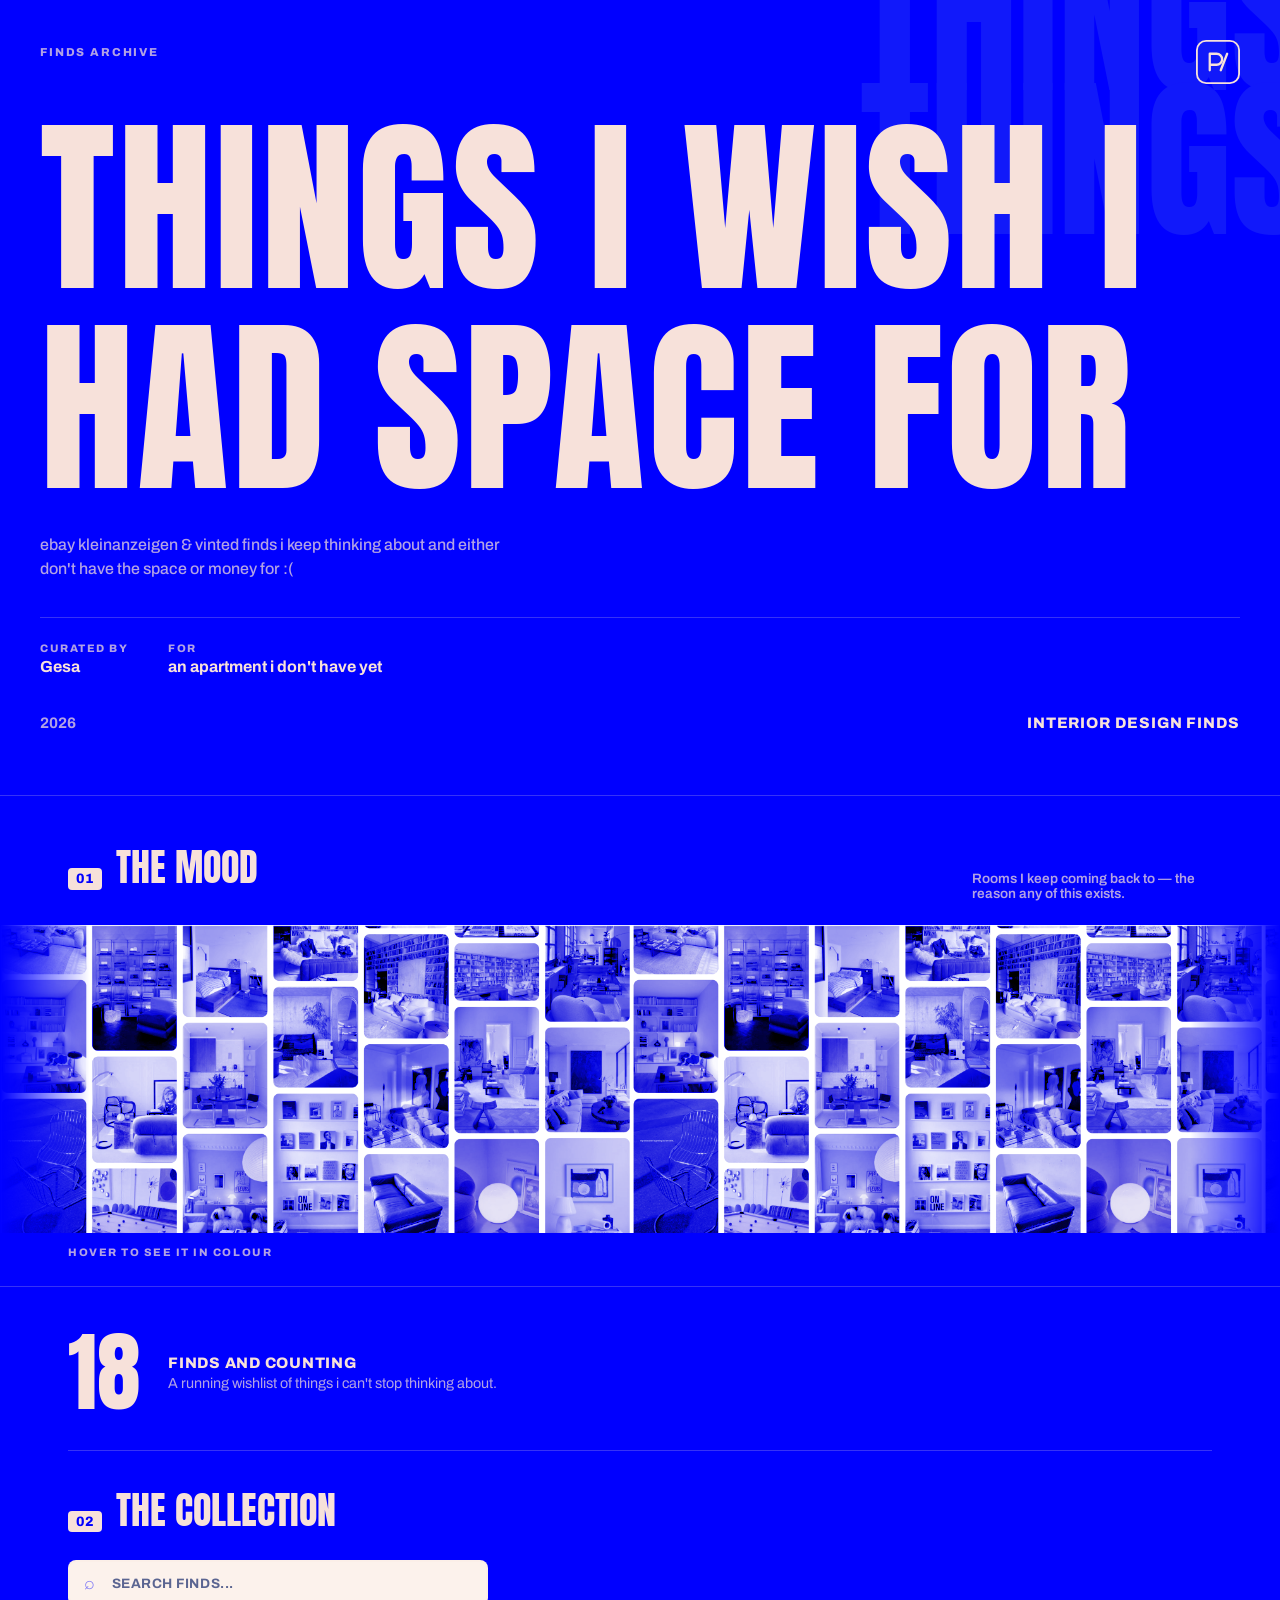
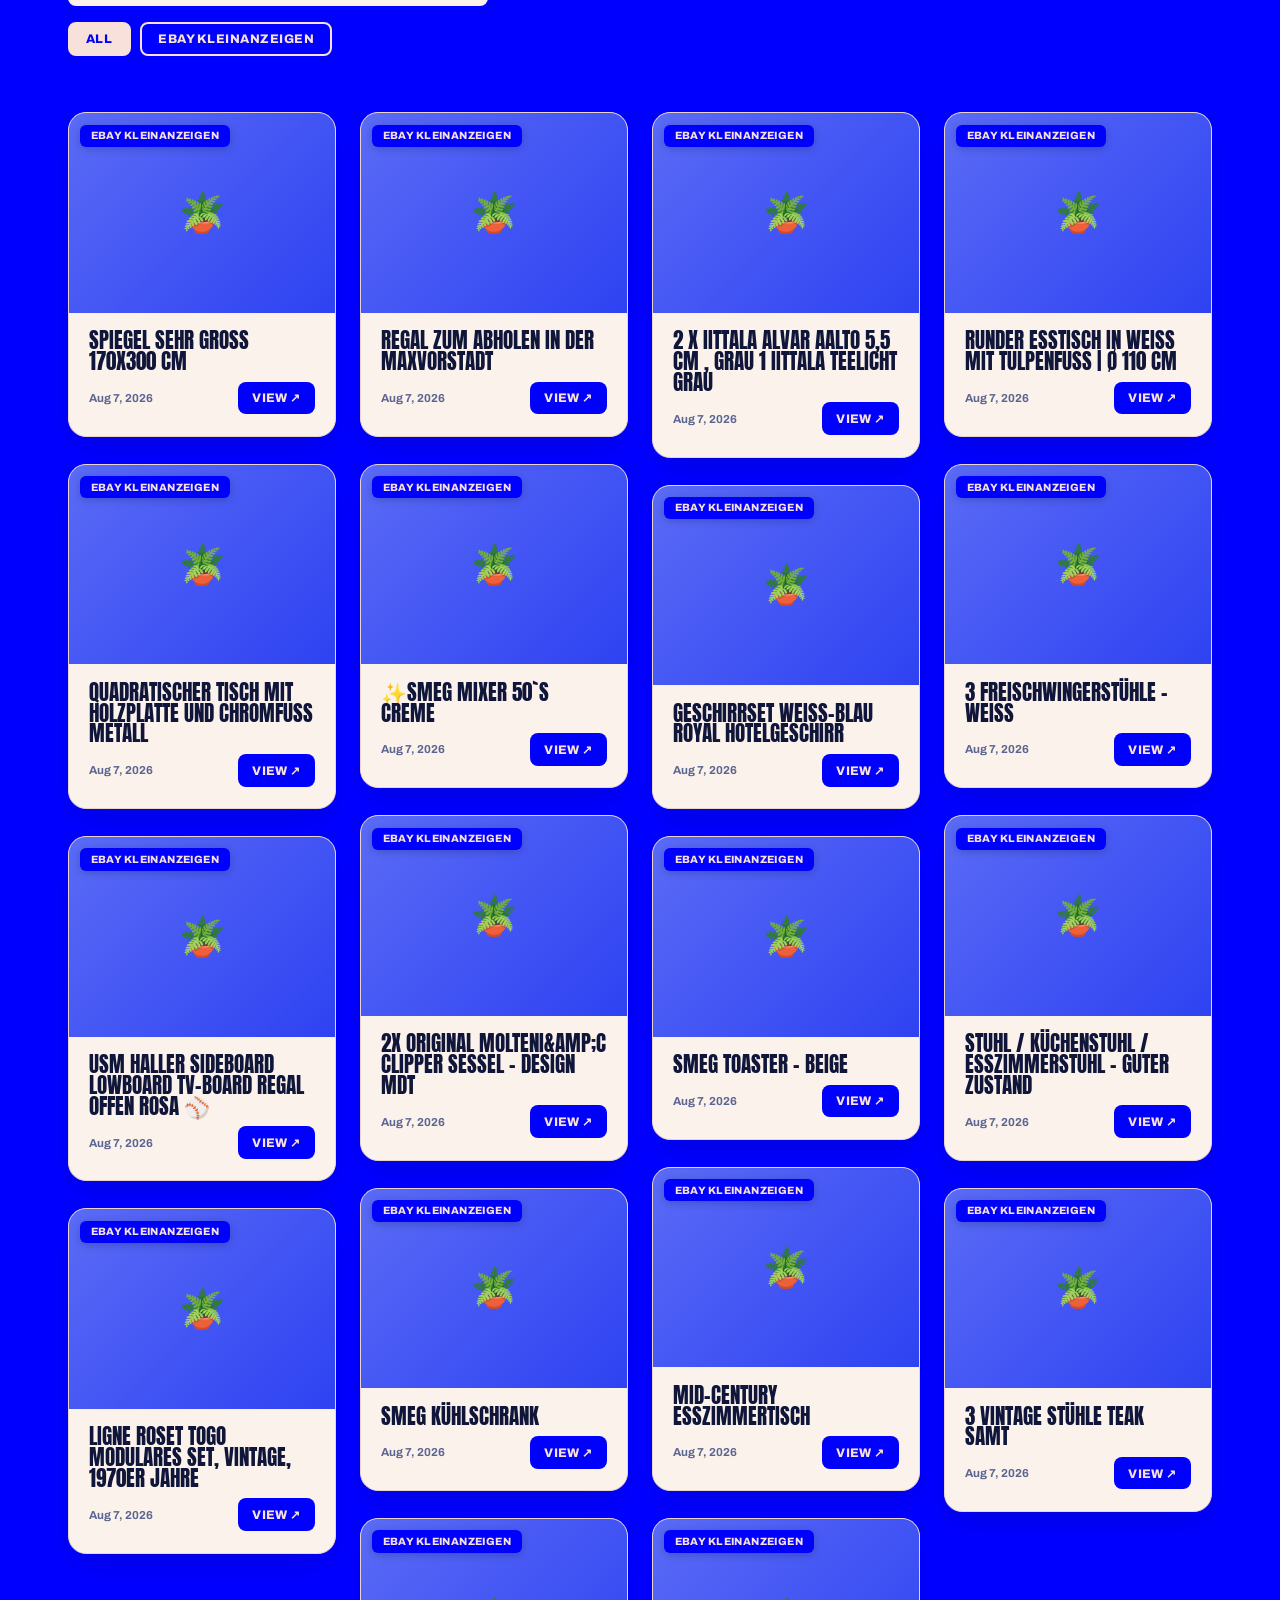
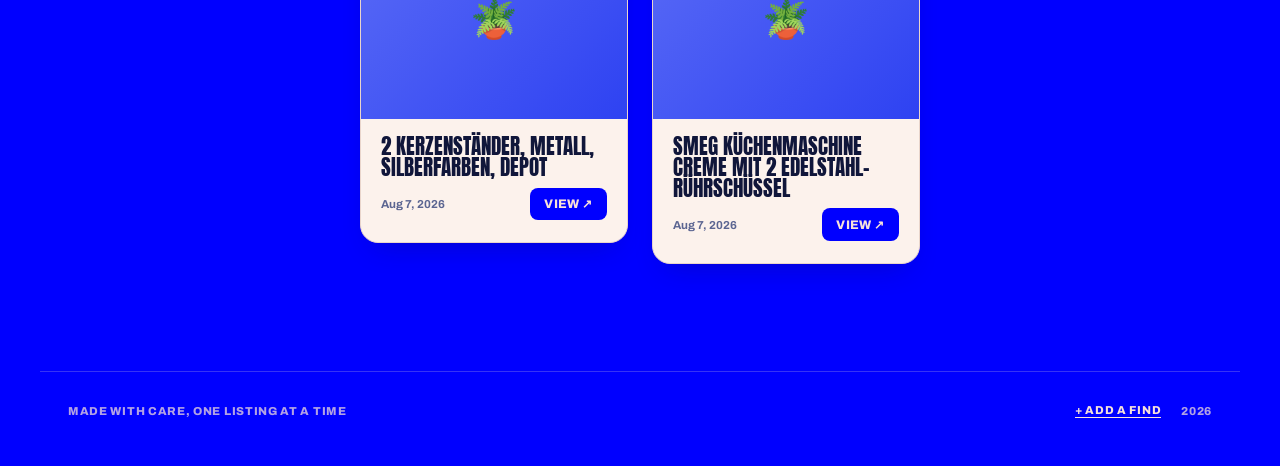
<file: index.html>
<!DOCTYPE html>
<html lang="en">
<head>
<meta charset="UTF-8" />
<meta name="viewport" content="width=device-width, initial-scale=1.0" />
<title>Finds Archive</title>
<link rel="icon" href="data:image/svg+xml,<svg xmlns=%22http://www.w3.org/2000/svg%22 viewBox=%220 0 100 100%22><text y=%22.9em%22 font-size=%2290%22>🪴</text></svg>" />
<link rel="preconnect" href="https://fonts.googleapis.com">
<link rel="preconnect" href="https://fonts.gstatic.com" crossorigin>
<link href="https://fonts.googleapis.com/css2?family=Anton&family=Archivo:ital,wght@0,400;0,600;0,700;0,800;1,500&display=swap" rel="stylesheet">
<link rel="stylesheet" href="style.css" />
</head>
<body>

  <header class="site-header">
    <div class="ghost-text" id="ghost-text" aria-hidden="true"></div>

    <div class="header-top">
      <p class="eyebrow" id="eyebrow">A LITTLE COLLECTION</p>
      <div class="logo-mark" aria-hidden="true">
        <svg viewBox="0 0 48 48" fill="none" xmlns="http://www.w3.org/2000/svg">
          <rect x="1" y="1" width="46" height="46" rx="10" stroke="currentColor" stroke-width="2"/>
          <path d="M15 33V15h7.5a6 6 0 0 1 0 12H15" stroke="currentColor" stroke-width="2.5" stroke-linecap="round" stroke-linejoin="round"/>
          <path d="M27 33 34 15" stroke="currentColor" stroke-width="2.5" stroke-linecap="round" stroke-linejoin="round"/>
        </svg>
      </div>
    </div>

    <div class="header-inner">
      <h1 id="site-title" class="site-title"><!-- filled by app.js --></h1>
      <p class="tagline" id="site-tagline">links to the things i keep finding on ebay kleinanzeigen &amp; vinted</p>

      <div class="meta-row">
        <div class="meta-col">
          <span class="meta-label">Curated by</span>
          <span class="meta-value" id="curated-by">Gesa</span>
        </div>
        <div class="meta-col">
          <span class="meta-label">For</span>
          <span class="meta-value" id="curated-for">an apartment i don't have yet</span>
        </div>
      </div>
    </div>

    <div class="header-bottom">
      <span class="header-year" id="year"></span>
      <span class="header-tag" id="header-category">INTERIOR DESIGN FINDS</span>
    </div>
  </header>

  <section class="moodboard">
    <div class="moodboard-head">
      <span class="section-index">01</span>
      <h2>The Mood</h2>
      <p>Rooms I keep coming back to — the reason any of this exists.</p>
    </div>

    <div class="moodboard-strip">
      <!-- The strip scrolls by translating exactly -50%, so the images are in
           two identical halves and the loop is seamless. Enough copies per half
           to span a wide screen; it's one cached file, downloaded once. -->
      <div class="moodboard-track">
        <img src="moodboard.jpg" alt="A collage of interior inspiration: full bookshelves, bouclé sofas, paper lantern lamps, mid-century chairs and warm lamplit corners." />
        <img src="moodboard.jpg" alt="" aria-hidden="true" />
        <img src="moodboard.jpg" alt="" aria-hidden="true" />
        <img src="moodboard.jpg" alt="" aria-hidden="true" />
        <img src="moodboard.jpg" alt="" aria-hidden="true" />
        <img src="moodboard.jpg" alt="" aria-hidden="true" />
        <img src="moodboard.jpg" alt="" aria-hidden="true" />
        <img src="moodboard.jpg" alt="" aria-hidden="true" />
      </div>
    </div>

    <p class="moodboard-hint">Hover to see it in colour</p>
  </section>

  <main>
    <section class="stat-band">
      <div class="stat-number" id="stat-number">0</div>
      <div class="stat-copy">
        <p class="stat-label">Finds and counting</p>
        <p class="stat-note">A running wishlist of things i can't stop thinking about.</p>
      </div>
    </section>

    <div class="section-label">
      <span class="section-index">02</span>
      <h2>The Collection</h2>
    </div>

    <div class="controls">
      <div class="search-wrap">
        <span class="search-icon">⌕</span>
        <input type="text" id="search" placeholder="SEARCH FINDS..." autocomplete="off" />
      </div>

      <div class="pills" id="source-pills">
        <!-- filled by app.js -->
      </div>

      <div class="chips" id="tag-chips">
        <!-- filled by app.js -->
      </div>
    </div>

    <section id="grid" class="grid">
      <!-- cards injected here -->
    </section>

    <div id="empty-state" class="empty-state" hidden>
      <p class="empty-emoji">🪴</p>
      <p>No finds match yet — try clearing your filters,</p>
      <p>or add your first find in <code>data.js</code>.</p>
    </div>
  </main>

  <footer class="site-footer">
    <span>MADE WITH CARE, ONE LISTING AT A TIME</span>
    <span class="footer-right">
      <a href="add.html">+ ADD A FIND</a>
      <span id="footer-year"></span>
    </span>
  </footer>

  <script src="data.js"></script>
  <script src="app.js"></script>
</body>
</html>
</file>
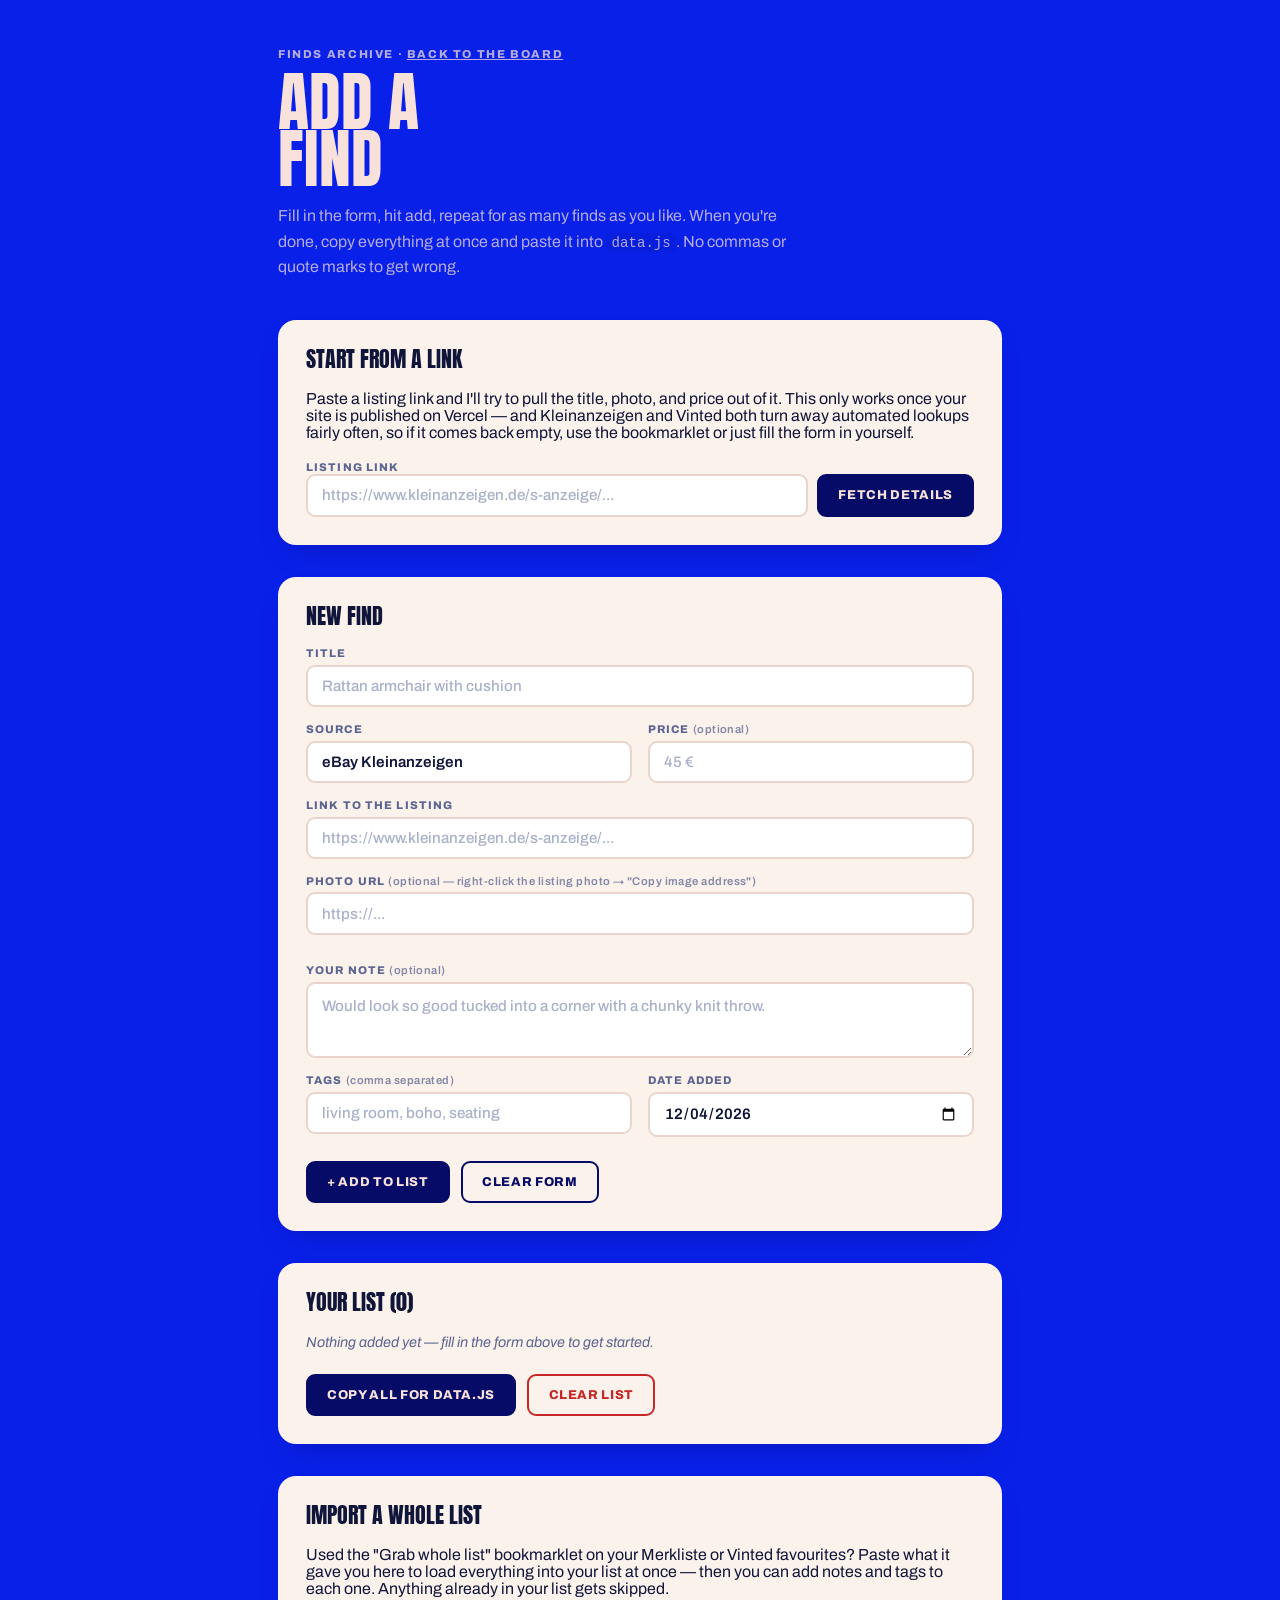
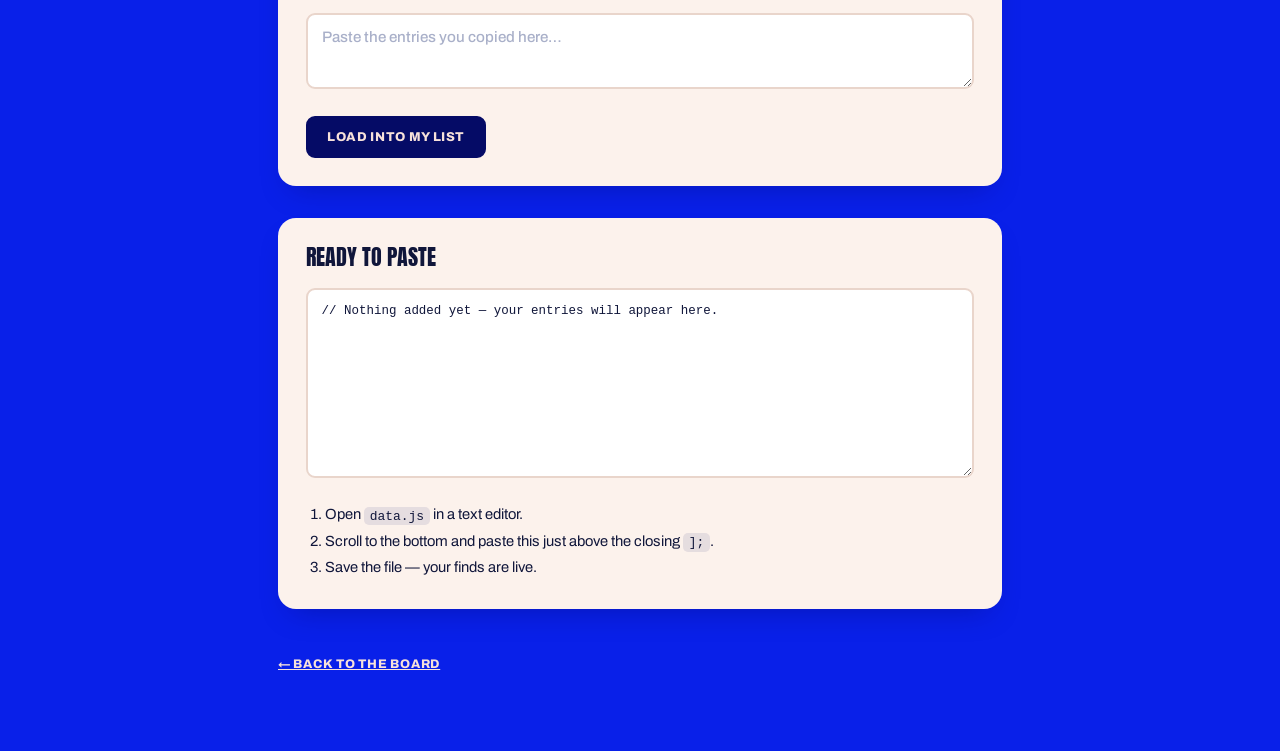
<file: add.html>
<!DOCTYPE html>
<html lang="en">
<head>
<meta charset="UTF-8" />
<meta name="viewport" content="width=device-width, initial-scale=1.0" />
<title>Add a Find — Finds Archive</title>
<link rel="icon" href="data:image/svg+xml,<svg xmlns=%22http://www.w3.org/2000/svg%22 viewBox=%220 0 100 100%22><text y=%22.9em%22 font-size=%2290%22>🪴</text></svg>" />
<link rel="preconnect" href="https://fonts.googleapis.com">
<link rel="preconnect" href="https://fonts.gstatic.com" crossorigin>
<link href="https://fonts.googleapis.com/css2?family=Anton&family=Archivo:ital,wght@0,400;0,600;0,700;0,800;1,500&display=swap" rel="stylesheet">
<style>
  :root {
    --blue-deepest: #050B66;
    --blue: #0920E9;
    --blue-mid: #2E42F2;
    --blue-light: #5A6BF6;
    --blue-line: rgba(247, 225, 218, 0.22);
    --cream: #F7E1DA;
    --cream-card: #FCF2EC;
    --cream-dim: rgba(247, 225, 218, 0.72);
    --ink: #10163A;
    --ink-soft: #5B6591;
    --line-card: #E9D5CB;
    --font-display: "Anton", sans-serif;
    --font-body: "Archivo", sans-serif;
  }

  * { box-sizing: border-box; }

  html, body {
    margin: 0;
    padding: 0;
    background: var(--blue);
    color: var(--cream);
    font-family: var(--font-body);
  }

  main {
    max-width: 780px;
    margin: 0 auto;
    padding: 3rem 1.75rem 5rem;
  }

  .eyebrow {
    font-weight: 800;
    letter-spacing: 0.14em;
    text-transform: uppercase;
    font-size: 0.72rem;
    color: var(--cream-dim);
    margin: 0 0 0.9rem;
  }
  .eyebrow a { color: var(--cream-dim); }

  h1 {
    font-family: var(--font-display);
    font-weight: 400;
    text-transform: uppercase;
    font-size: clamp(2.6rem, 8vw, 4rem);
    line-height: 0.88;
    margin: 0 0 1rem;
  }

  .intro {
    font-size: 1rem;
    line-height: 1.6;
    color: var(--cream-dim);
    max-width: 540px;
    margin: 0 0 2.5rem;
  }

  /* ---------- card panels ---------- */
  .panel {
    background: var(--cream-card);
    color: var(--ink);
    border-radius: 18px;
    padding: 1.75rem;
    margin-bottom: 2rem;
    box-shadow: 0 14px 30px -14px rgba(5, 11, 102, 0.4);
  }

  .panel h2 {
    font-family: var(--font-display);
    font-weight: 400;
    text-transform: uppercase;
    font-size: 1.4rem;
    line-height: 1;
    margin: 0 0 1.25rem;
    color: var(--ink);
  }

  /* ---------- form ---------- */
  .field-grid {
    display: grid;
    grid-template-columns: 1fr;
    gap: 1rem;
  }
  @media (min-width: 620px) {
    .field-grid { grid-template-columns: 1fr 1fr; }
    .field-grid .full { grid-column: 1 / -1; }
  }

  .field {
    display: flex;
    flex-direction: column;
    gap: 0.35rem;
  }

  label {
    font-weight: 800;
    font-size: 0.7rem;
    letter-spacing: 0.1em;
    text-transform: uppercase;
    color: var(--ink-soft);
  }

  label .opt {
    font-weight: 600;
    letter-spacing: 0.04em;
    text-transform: none;
    opacity: 0.75;
  }

  input, textarea {
    font-family: var(--font-body);
    font-size: 0.95rem;
    font-weight: 600;
    color: var(--ink);
    background: #fff;
    border: 2px solid var(--line-card);
    border-radius: 9px;
    padding: 0.7rem 0.85rem;
    outline: none;
    width: 100%;
    transition: border-color 0.15s, box-shadow 0.15s;
  }
  input:focus, textarea:focus {
    border-color: var(--blue);
    box-shadow: 0 0 0 3px rgba(9, 32, 233, 0.14);
  }
  textarea { resize: vertical; min-height: 76px; line-height: 1.5; }
  input::placeholder, textarea::placeholder { color: #A9B0C9; font-weight: 500; }

  .hint {
    font-size: 0.76rem;
    color: var(--ink-soft);
    line-height: 1.45;
  }

  /* image preview */
  .img-preview {
    margin-top: 0.5rem;
    display: flex;
    align-items: center;
    gap: 0.7rem;
    font-size: 0.78rem;
    font-weight: 700;
  }
  .img-preview img {
    width: 64px;
    height: 64px;
    object-fit: cover;
    border-radius: 8px;
    border: 2px solid var(--line-card);
    display: block;
  }
  .img-preview.ok { color: #2E7D32; }
  .img-preview.bad { color: #C62828; }

  /* ---------- buttons ---------- */
  .btn-row {
    display: flex;
    flex-wrap: wrap;
    gap: 0.7rem;
    margin-top: 1.5rem;
  }

  button {
    font-family: var(--font-body);
    font-weight: 800;
    font-size: 0.8rem;
    letter-spacing: 0.05em;
    text-transform: uppercase;
    padding: 0.75rem 1.2rem;
    border-radius: 9px;
    border: 2px solid var(--blue-deepest);
    cursor: pointer;
    transition: all 0.15s ease;
  }

  .btn-primary {
    background: var(--blue-deepest);
    color: var(--cream);
  }
  .btn-primary:hover { background: var(--blue); border-color: var(--blue); }

  .btn-ghost {
    background: transparent;
    color: var(--blue-deepest);
  }
  .btn-ghost:hover { background: rgba(5, 11, 102, 0.08); }

  .btn-danger {
    background: transparent;
    color: #C62828;
    border-color: #C62828;
  }
  .btn-danger:hover { background: rgba(198, 40, 40, 0.08); }

  /* ---------- messages ---------- */
  .msg {
    margin-top: 1rem;
    font-size: 0.85rem;
    font-weight: 700;
    padding: 0.7rem 0.9rem;
    border-radius: 9px;
  }
  .msg.error { background: rgba(198, 40, 40, 0.1); color: #C62828; }
  .msg.success { background: rgba(46, 125, 50, 0.12); color: #2E7D32; }
  .msg.info { background: rgba(9, 32, 233, 0.1); color: var(--blue-deepest); }

  .inline-row {
    display: flex;
    gap: 0.6rem;
    flex-wrap: wrap;
    align-items: stretch;
  }
  .inline-row input { flex: 1; min-width: 220px; }
  .inline-row button { white-space: nowrap; }

  .warn-banner {
    background: rgba(247, 225, 218, 0.14);
    border-left: 3px solid var(--cream);
    padding: 0.85rem 1rem;
    border-radius: 0 9px 9px 0;
    font-size: 0.85rem;
    line-height: 1.5;
    margin-bottom: 2rem;
    color: var(--cream);
  }

  /* ---------- drafts ---------- */
  .draft-list {
    list-style: none;
    margin: 0;
    padding: 0;
    display: flex;
    flex-direction: column;
    gap: 0.7rem;
  }

  .draft-item {
    display: flex;
    align-items: center;
    gap: 0.85rem;
    padding: 0.75rem;
    border: 2px solid var(--line-card);
    border-radius: 11px;
    background: #fff;
  }

  .draft-thumb {
    width: 52px;
    height: 52px;
    flex-shrink: 0;
    border-radius: 7px;
    object-fit: cover;
    background: var(--blue-light);
    display: flex;
    align-items: center;
    justify-content: center;
    font-size: 1.3rem;
  }

  .draft-info { flex: 1; min-width: 0; }

  .draft-title {
    font-family: var(--font-display);
    font-weight: 400;
    text-transform: uppercase;
    font-size: 1rem;
    line-height: 1.1;
    margin: 0 0 0.15rem;
    color: var(--ink);
    overflow: hidden;
    text-overflow: ellipsis;
    white-space: nowrap;
  }

  .draft-meta {
    font-size: 0.75rem;
    color: var(--ink-soft);
    font-weight: 600;
    overflow: hidden;
    text-overflow: ellipsis;
    white-space: nowrap;
  }

  .draft-remove {
    flex-shrink: 0;
    background: transparent;
    border: none;
    color: var(--ink-soft);
    font-size: 1.3rem;
    line-height: 1;
    padding: 0.3rem 0.5rem;
    border-radius: 7px;
    cursor: pointer;
  }
  .draft-remove:hover { background: rgba(198, 40, 40, 0.1); color: #C62828; }

  .empty-drafts {
    color: var(--ink-soft);
    font-size: 0.9rem;
    font-style: italic;
    margin: 0;
  }

  /* ---------- output ---------- */
  #output {
    font-family: ui-monospace, SFMono-Regular, Menlo, Consolas, monospace;
    font-size: 0.78rem;
    font-weight: 500;
    line-height: 1.55;
    min-height: 190px;
    white-space: pre;
    overflow-x: auto;
  }

  ol { padding-left: 1.2rem; line-height: 1.8; margin: 0; font-size: 0.92rem; }
  ol code, p code {
    background: rgba(5, 11, 102, 0.09);
    padding: 0.1rem 0.35rem;
    border-radius: 5px;
    font-size: 0.88em;
  }

  .back-link {
    display: inline-block;
    margin-top: 1rem;
    color: var(--cream);
    font-weight: 800;
    font-size: 0.78rem;
    letter-spacing: 0.06em;
    text-transform: uppercase;
  }
</style>
</head>
<body>
<main>
  <p class="eyebrow">Finds Archive · <a href="index.html">back to the board</a></p>
  <h1>Add a<br>Find</h1>
  <p class="intro">
    Fill in the form, hit add, repeat for as many finds as you like. When
    you're done, copy everything at once and paste it into <code>data.js</code>.
    No commas or quote marks to get wrong.
  </p>

  <div class="warn-banner" id="storage-warning" hidden>
    Heads up: your browser isn't letting this page save drafts, so anything you
    add will disappear if you refresh. Copy your entries before closing the tab.
  </div>

  <!-- ============ FETCH FROM LINK ============ -->
  <section class="panel">
    <h2>Start from a link</h2>
    <p class="sub">
      Paste a listing link and I'll try to pull the title, photo, and price out
      of it. This only works once your site is published on Vercel — and
      Kleinanzeigen and Vinted both turn away automated lookups fairly often,
      so if it comes back empty, use the bookmarklet or just fill the form in
      yourself.
    </p>
    <label for="fetch-url">Listing link</label>
    <div class="inline-row">
      <input type="text" id="fetch-url" placeholder="https://www.kleinanzeigen.de/s-anzeige/..." autocomplete="off" />
      <button type="button" class="btn-primary" id="fetch-btn">Fetch details</button>
    </div>
    <div id="fetch-msg"></div>
  </section>

  <!-- ============ FORM ============ -->
  <section class="panel">
    <h2>New find</h2>
    <form id="find-form" novalidate>
      <div class="field-grid">
        <div class="field full">
          <label for="f-title">Title</label>
          <input type="text" id="f-title" placeholder="Rattan armchair with cushion" />
        </div>

        <div class="field">
          <label for="f-source">Source</label>
          <input type="text" id="f-source" list="source-options" value="eBay Kleinanzeigen" />
          <datalist id="source-options">
            <option value="eBay Kleinanzeigen"></option>
            <option value="Vinted"></option>
          </datalist>
        </div>

        <div class="field">
          <label for="f-price">Price <span class="opt">(optional)</span></label>
          <input type="text" id="f-price" placeholder="45 €" />
        </div>

        <div class="field full">
          <label for="f-link">Link to the listing</label>
          <input type="text" id="f-link" placeholder="https://www.kleinanzeigen.de/s-anzeige/..." />
        </div>

        <div class="field full">
          <label for="f-image">Photo URL <span class="opt">(optional — right-click the listing photo → "Copy image address")</span></label>
          <input type="text" id="f-image" placeholder="https://..." />
          <div class="img-preview" id="img-preview" hidden></div>
        </div>

        <div class="field full">
          <label for="f-note">Your note <span class="opt">(optional)</span></label>
          <textarea id="f-note" placeholder="Would look so good tucked into a corner with a chunky knit throw."></textarea>
        </div>

        <div class="field">
          <label for="f-tags">Tags <span class="opt">(comma separated)</span></label>
          <input type="text" id="f-tags" placeholder="living room, boho, seating" />
        </div>

        <div class="field">
          <label for="f-date">Date added</label>
          <input type="date" id="f-date" />
        </div>
      </div>

      <div class="btn-row">
        <button type="submit" class="btn-primary">+ Add to list</button>
        <button type="button" class="btn-ghost" id="clear-form">Clear form</button>
      </div>

      <div id="form-msg"></div>
    </form>
  </section>

  <!-- ============ DRAFTS ============ -->
  <section class="panel">
    <h2>Your list (<span id="draft-count">0</span>)</h2>
    <ul class="draft-list" id="draft-list"></ul>
    <p class="empty-drafts" id="empty-drafts">Nothing added yet — fill in the form above to get started.</p>

    <div class="btn-row">
      <button type="button" class="btn-primary" id="copy-all">Copy all for data.js</button>
      <button type="button" class="btn-danger" id="clear-all">Clear list</button>
    </div>
    <div id="copy-msg"></div>
  </section>

  <!-- ============ BULK IMPORT ============ -->
  <section class="panel">
    <h2>Import a whole list</h2>
    <p class="sub">
      Used the "Grab whole list" bookmarklet on your Merkliste or Vinted
      favourites? Paste what it gave you here to load everything into your list
      at once — then you can add notes and tags to each one. Anything already in
      your list gets skipped.
    </p>
    <textarea id="import-box" placeholder="Paste the entries you copied here…" spellcheck="false"></textarea>
    <div class="btn-row">
      <button type="button" class="btn-primary" id="import-btn">Load into my list</button>
    </div>
    <div id="import-msg"></div>
  </section>

  <!-- ============ OUTPUT ============ -->
  <section class="panel">
    <h2>Ready to paste</h2>
    <textarea id="output" readonly spellcheck="false"></textarea>
    <ol style="margin-top:1.25rem">
      <li>Open <code>data.js</code> in a text editor.</li>
      <li>Scroll to the bottom and paste this just above the closing <code>];</code>.</li>
      <li>Save the file — your finds are live.</li>
    </ol>
  </section>

  <a class="back-link" href="index.html">← back to the board</a>
</main>

<script>
(function () {
  var STORAGE_KEY = "findsArchiveDrafts";
  var drafts = [];
  var canStore = true;

  // ---------- storage (graceful if blocked) ----------
  try {
    localStorage.setItem("__test__", "1");
    localStorage.removeItem("__test__");
  } catch (e) {
    canStore = false;
    document.getElementById("storage-warning").hidden = false;
  }

  function loadDrafts() {
    if (!canStore) return;
    try {
      var raw = localStorage.getItem(STORAGE_KEY);
      if (raw) drafts = JSON.parse(raw) || [];
    } catch (e) { drafts = []; }
  }

  function saveDrafts() {
    if (!canStore) return;
    try { localStorage.setItem(STORAGE_KEY, JSON.stringify(drafts)); } catch (e) {}
  }

  // ---------- helpers ----------
  function $(id) { return document.getElementById(id); }

  function escapeHTML(str) {
    return String(str == null ? "" : str)
      .replace(/&/g, "&amp;")
      .replace(/</g, "&lt;")
      .replace(/>/g, "&gt;")
      .replace(/"/g, "&quot;");
  }

  // escape for embedding inside a double-quoted JS string in data.js
  function escapeJS(str) {
    return String(str == null ? "" : str)
      .replace(/\\/g, "\\\\")
      .replace(/"/g, '\\"')
      .replace(/\r?\n/g, " ")
      .trim();
  }

  function todayISO() {
    var d = new Date();
    var m = String(d.getMonth() + 1).padStart(2, "0");
    var day = String(d.getDate()).padStart(2, "0");
    return d.getFullYear() + "-" + m + "-" + day;
  }

  function showMsg(containerId, text, kind) {
    var el = $(containerId);
    if (!text) { el.innerHTML = ""; return; }
    el.innerHTML = '<div class="msg ' + kind + '">' + escapeHTML(text) + "</div>";
    if (kind === "success") {
      setTimeout(function () {
        if (el.textContent === text) el.innerHTML = "";
      }, 3500);
    }
  }

  // ---------- output generation ----------
  function entryFor(f) {
    var tagList = (f.tags || [])
      .map(function (t) { return '"' + escapeJS(t) + '"'; })
      .join(", ");
    return (
      "  {\n" +
      '    title: "' + escapeJS(f.title) + '",\n' +
      '    source: "' + escapeJS(f.source) + '",\n' +
      '    link: "' + escapeJS(f.link) + '",\n' +
      '    price: "' + escapeJS(f.price) + '",\n' +
      '    image: "' + escapeJS(f.image) + '",\n' +
      '    note: "' + escapeJS(f.note) + '",\n' +
      "    tags: [" + tagList + "],\n" +
      '    dateAdded: "' + escapeJS(f.dateAdded) + '",\n' +
      "  },"
    );
  }

  function buildOutput() {
    if (!drafts.length) {
      return "// Nothing added yet — your entries will appear here.";
    }
    return drafts.map(entryFor).join("\n");
  }

  // ---------- rendering ----------
  function render() {
    $("draft-count").textContent = drafts.length;
    $("empty-drafts").hidden = drafts.length > 0;

    var list = $("draft-list");
    list.innerHTML = drafts
      .map(function (f, i) {
        var thumb = f.image
          ? '<img class="draft-thumb" src="' + escapeHTML(f.image) + '" alt="" ' +
            "onerror=\"this.outerHTML='<div class=\\'draft-thumb\\'>🪴</div>'\" />"
          : '<div class="draft-thumb">🪴</div>';
        var metaBits = [f.source, f.price, f.dateAdded].filter(Boolean).join(" · ");
        return (
          '<li class="draft-item">' +
          thumb +
          '<div class="draft-info">' +
          '<p class="draft-title">' + escapeHTML(f.title) + "</p>" +
          '<p class="draft-meta">' + escapeHTML(metaBits) + "</p>" +
          "</div>" +
          '<button type="button" class="draft-remove" data-index="' + i + '" title="Remove">×</button>' +
          "</li>"
        );
      })
      .join("");

    list.querySelectorAll(".draft-remove").forEach(function (btn) {
      btn.addEventListener("click", function () {
        drafts.splice(Number(btn.dataset.index), 1);
        saveDrafts();
        render();
      });
    });

    $("output").value = buildOutput();
  }

  // ---------- image preview ----------
  var imageInput = $("f-image");
  var previewEl = $("img-preview");
  var previewTimer = null;

  function updatePreview() {
    var url = imageInput.value.trim();
    clearTimeout(previewTimer);
    if (!url) {
      previewEl.hidden = true;
      previewEl.innerHTML = "";
      return;
    }
    previewTimer = setTimeout(function () {
      previewEl.hidden = false;
      previewEl.className = "img-preview";
      previewEl.innerHTML = "<span>checking photo…</span>";
      var img = new Image();
      img.onload = function () {
        previewEl.className = "img-preview ok";
        previewEl.innerHTML = "";
        previewEl.appendChild(img);
        var span = document.createElement("span");
        span.textContent = "Photo loads — looking good.";
        previewEl.appendChild(span);
      };
      img.onerror = function () {
        previewEl.className = "img-preview bad";
        previewEl.innerHTML =
          "<span>This photo won't load here. Leave the field empty and a placeholder will show instead.</span>";
      };
      img.src = url;
    }, 500);
  }

  imageInput.addEventListener("input", updatePreview);

  // ---------- form ----------
  function readForm() {
    return {
      title: $("f-title").value.trim(),
      source: $("f-source").value.trim(),
      link: $("f-link").value.trim(),
      price: $("f-price").value.trim(),
      image: $("f-image").value.trim(),
      note: $("f-note").value.trim(),
      tags: $("f-tags").value
        .split(",")
        .map(function (t) { return t.trim(); })
        .filter(Boolean),
      dateAdded: $("f-date").value || todayISO(),
    };
  }

  function resetForm(keepSource) {
    var source = $("f-source").value;
    $("find-form").reset();
    $("f-date").value = todayISO();
    $("f-source").value = keepSource ? source : "eBay Kleinanzeigen";
    previewEl.hidden = true;
    previewEl.innerHTML = "";
  }

  $("find-form").addEventListener("submit", function (e) {
    e.preventDefault();
    var find = readForm();

    if (!find.title) {
      showMsg("form-msg", "Give it a title first — that's the only thing I really need.", "error");
      $("f-title").focus();
      return;
    }
    if (!find.link) {
      showMsg("form-msg", "Add the link to the listing so you can find your way back to it.", "error");
      $("f-link").focus();
      return;
    }

    drafts.push(find);
    saveDrafts();
    render();
    resetForm(true);
    showMsg("form-msg", "Added — " + find.title, "success");
    $("f-title").focus();
  });

  $("clear-form").addEventListener("click", function () {
    resetForm(false);
    showMsg("form-msg", "", "");
  });

  // ---------- copy + clear ----------
  $("copy-all").addEventListener("click", function () {
    if (!drafts.length) {
      showMsg("copy-msg", "Nothing to copy yet.", "error");
      return;
    }
    var text = buildOutput();
    var outputEl = $("output");

    function fallbackCopy() {
      outputEl.removeAttribute("readonly");
      outputEl.select();
      outputEl.setSelectionRange(0, text.length);
      var ok = false;
      try { ok = document.execCommand("copy"); } catch (e) { ok = false; }
      outputEl.setAttribute("readonly", "readonly");
      return ok;
    }

    function done(ok) {
      showMsg(
        "copy-msg",
        ok
          ? "Copied " + drafts.length + " " + (drafts.length === 1 ? "find" : "finds") +
            " — now paste it into data.js above the closing ];"
          : "Couldn't copy automatically — select the text in the box below and copy it manually.",
        ok ? "success" : "error"
      );
    }

    if (navigator.clipboard && navigator.clipboard.writeText) {
      navigator.clipboard.writeText(text).then(
        function () { done(true); },
        function () { done(fallbackCopy()); }
      );
    } else {
      done(fallbackCopy());
    }
  });

  $("clear-all").addEventListener("click", function () {
    if (!drafts.length) return;
    if (!window.confirm("Clear all " + drafts.length + " drafts? This can't be undone.")) return;
    drafts = [];
    saveDrafts();
    render();
    showMsg("copy-msg", "List cleared.", "success");
  });

  // ---------- fetch details from a pasted link ----------
  $("fetch-btn").addEventListener("click", function () {
    var url = $("fetch-url").value.trim();
    if (!url) {
      showMsg("fetch-msg", "Paste a link first.", "error");
      return;
    }
    if (!/^https?:\/\//i.test(url)) url = "https://" + url;

    var btn = $("fetch-btn");
    btn.disabled = true;
    btn.textContent = "Looking…";
    showMsg("fetch-msg", "Fetching that listing…", "info");

    function finish() {
      btn.disabled = false;
      btn.textContent = "Fetch details";
    }

    fetch("/api/listing?url=" + encodeURIComponent(url))
      .then(function (r) {
        var ct = r.headers.get("content-type") || "";
        if (ct.indexOf("application/json") === -1) throw new Error("no-api");
        return r.json();
      })
      .then(function (data) {
        finish();
        if (data && data.ok) {
          if (data.title) $("f-title").value = data.title;
          if (data.source) $("f-source").value = data.source;
          $("f-link").value = data.link || url;
          if (data.price) $("f-price").value = data.price;
          if (data.image) $("f-image").value = data.image;
          updatePreview();
          showMsg("fetch-msg", "Got it — check the details below, add a note and tags, then hit add.", "success");
          $("f-note").focus();
        } else {
          $("f-link").value = url;
          showMsg(
            "fetch-msg",
            (data && data.error ? data.error + " " : "") +
              "I've put the link in the form — fill in the rest by hand, or use the bookmarklet, which reads the page from your own browser and doesn't get turned away.",
            "error"
          );
        }
      })
      .catch(function () {
        finish();
        $("f-link").value = url;
        showMsg(
          "fetch-msg",
          "The lookup helper isn't running here — it only works on the published Vercel site, not when you open this file directly. I've put the link in the form; fill in the rest by hand, or use the bookmarklet.",
          "error"
        );
      });
  });

  $("fetch-url").addEventListener("keydown", function (e) {
    if (e.key === "Enter") { e.preventDefault(); $("fetch-btn").click(); }
  });

  // ---------- import a whole grabbed list ----------
  function parseEntries(text) {
    var blocks = text.match(/\{[^{}]*\}/g) || [];
    var out = [];

    blocks.forEach(function (block) {
      function field(name) {
        var m = block.match(new RegExp(name + '\\s*:\\s*"((?:[^"\\\\]|\\\\.)*)"'));
        return m ? m[1].replace(/\\(["\\])/g, "$1") : "";
      }

      var tags = [];
      var tagMatch = block.match(/tags\s*:\s*\[([^\]]*)\]/);
      if (tagMatch && tagMatch[1].trim()) {
        tags = (tagMatch[1].match(/"((?:[^"\\]|\\.)*)"/g) || []).map(function (s) {
          return s.slice(1, -1).replace(/\\(["\\])/g, "$1");
        });
      }

      var link = field("link");
      var title = field("title");
      if (!link && !title) return;

      out.push({
        title: title || "Untitled find",
        source: field("source"),
        link: link,
        price: field("price"),
        image: field("image"),
        note: field("note"),
        tags: tags,
        dateAdded: field("dateAdded") || todayISO(),
      });
    });

    return out;
  }

  $("import-btn").addEventListener("click", function () {
    var text = $("import-box").value;
    if (!text.trim()) {
      showMsg("import-msg", "Paste something in the box first.", "error");
      return;
    }

    var parsed = parseEntries(text);
    if (!parsed.length) {
      showMsg(
        "import-msg",
        "Couldn't find any finds in that. Make sure you pasted the whole block, curly brackets and all.",
        "error"
      );
      return;
    }

    var known = {};
    drafts.forEach(function (d) { if (d.link) known[d.link] = true; });

    var added = 0, skipped = 0;
    parsed.forEach(function (f) {
      if (f.link && known[f.link]) { skipped++; return; }
      if (f.link) known[f.link] = true;
      drafts.push(f);
      added++;
    });

    saveDrafts();
    render();
    $("import-box").value = "";
    showMsg(
      "import-msg",
      "Loaded " + added + " " + (added === 1 ? "find" : "finds") +
        (skipped ? " — skipped " + skipped + " already in your list." : ".") +
        " Add notes and tags below, then copy everything for data.js.",
      "success"
    );
  });

  // ---------- prefill from URL (used by the bookmarklet) ----------
  function applyPrefill() {
    var params = new URLSearchParams(window.location.search);
    if (![...params.keys()].length) return;
    var map = {
      title: "f-title",
      source: "f-source",
      link: "f-link",
      price: "f-price",
      image: "f-image",
      note: "f-note",
      tags: "f-tags",
    };
    var filled = false;
    Object.keys(map).forEach(function (key) {
      var val = params.get(key);
      if (val) { $(map[key]).value = val; filled = true; }
    });
    if (filled) {
      updatePreview();
      showMsg("form-msg", "Prefilled from the listing — add a note and tags, then hit add.", "success");
    }
  }

  // ---------- init ----------
  $("f-date").value = todayISO();
  loadDrafts();
  render();
  applyPrefill();
})();
</script>
</body>
</html>
</file>
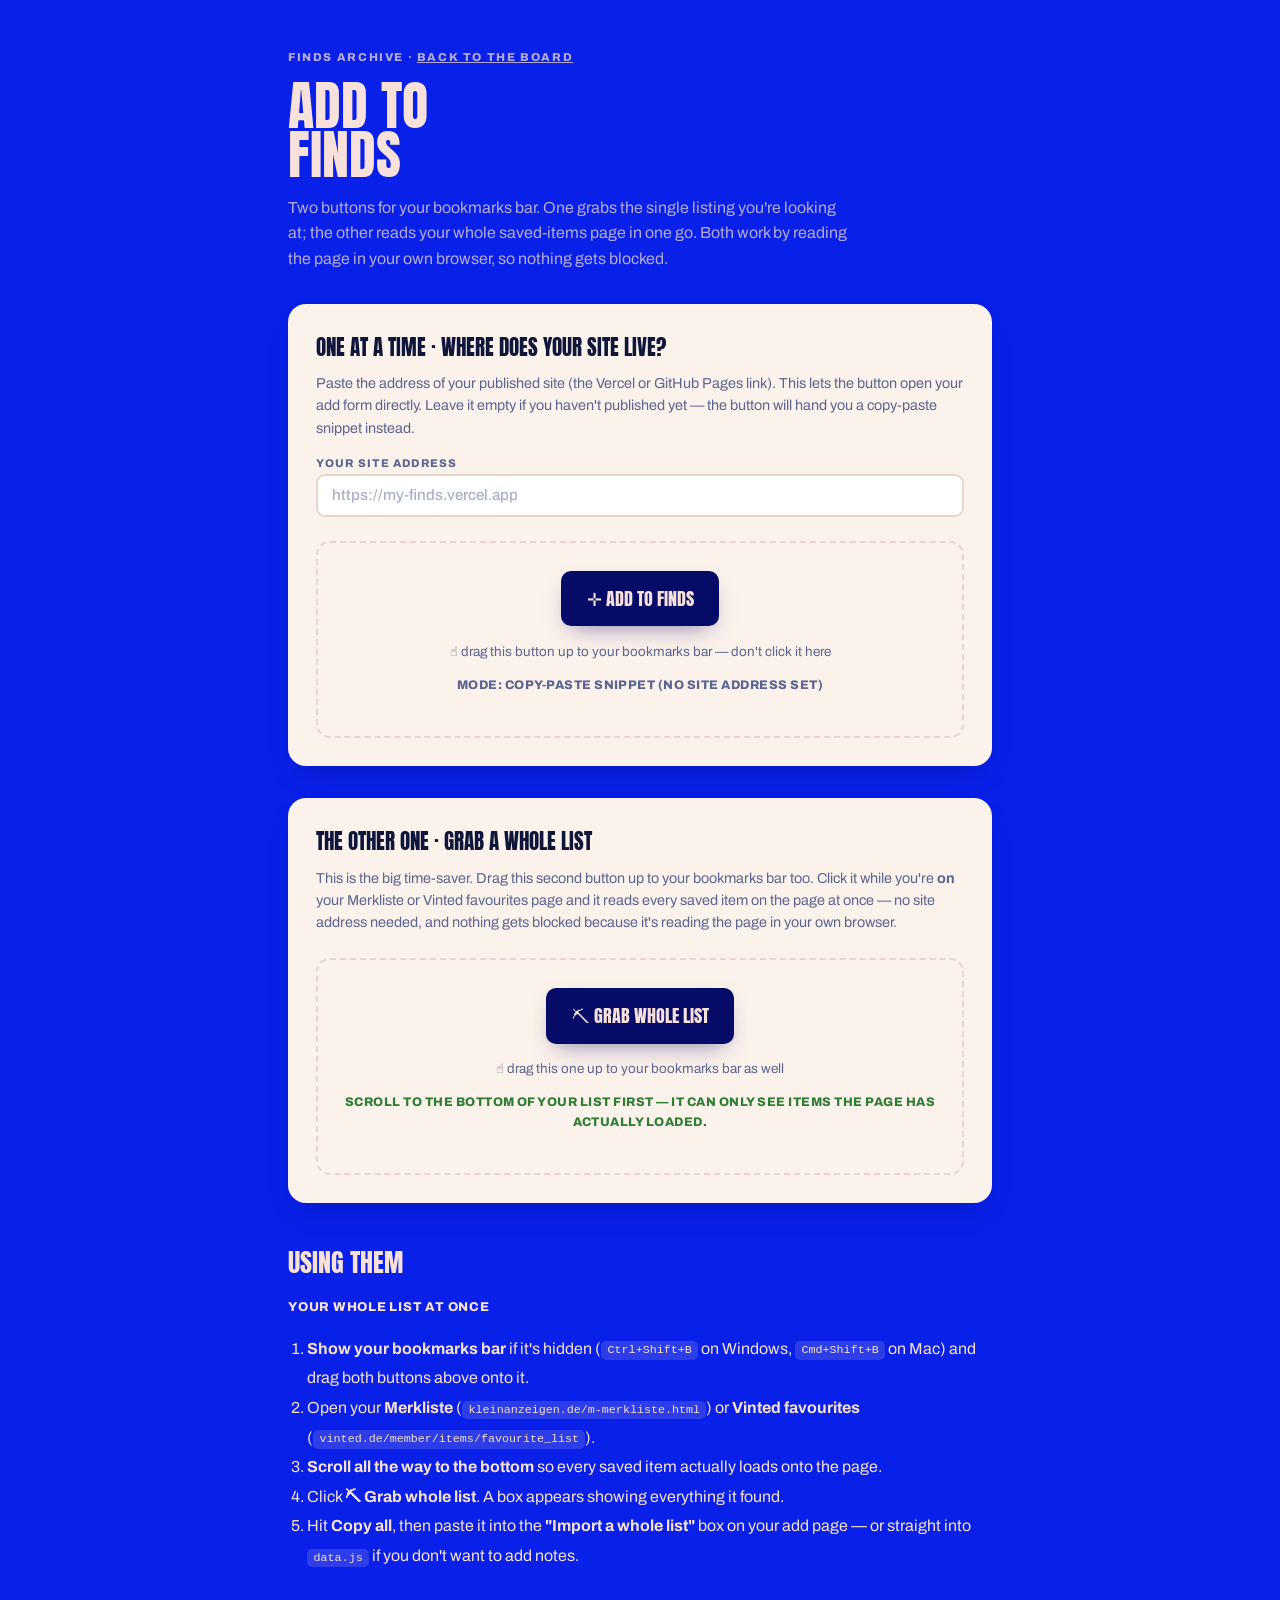
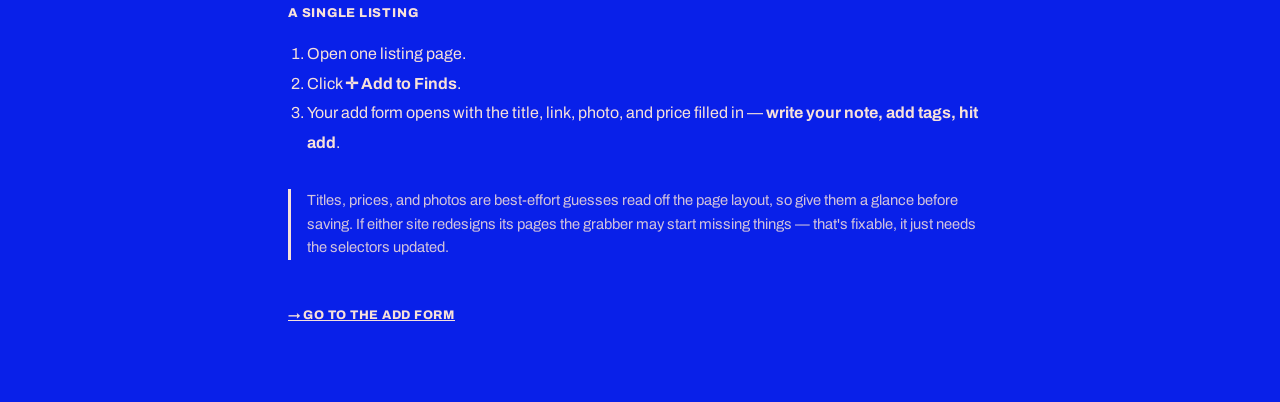
<file: bookmarklet.html>
<!DOCTYPE html>
<html lang="en">
<head>
<meta charset="UTF-8" />
<meta name="viewport" content="width=device-width, initial-scale=1.0" />
<title>Add to Finds — bookmarklet setup</title>
<link rel="icon" href="data:image/svg+xml,<svg xmlns=%22http://www.w3.org/2000/svg%22 viewBox=%220 0 100 100%22><text y=%22.9em%22 font-size=%2290%22>🪴</text></svg>" />
<link rel="preconnect" href="https://fonts.googleapis.com">
<link rel="preconnect" href="https://fonts.gstatic.com" crossorigin>
<link href="https://fonts.googleapis.com/css2?family=Anton&family=Archivo:ital,wght@0,400;0,600;0,700;0,800;1,500&display=swap" rel="stylesheet">
<style>
  :root {
    --blue: #0920E9;
    --blue-deepest: #050B66;
    --cream: #F7E1DA;
    --cream-card: #FCF2EC;
    --cream-dim: rgba(247, 225, 218, 0.72);
    --ink: #10163A;
    --ink-soft: #5B6591;
    --line-card: #E9D5CB;
  }
  * { box-sizing: border-box; }
  html, body {
    margin: 0;
    background: var(--blue);
    color: var(--cream);
    font-family: "Archivo", sans-serif;
  }
  main { max-width: 760px; margin: 0 auto; padding: 3rem 1.75rem 5rem; }
  h1 {
    font-family: "Anton", sans-serif;
    font-weight: 400;
    text-transform: uppercase;
    font-size: clamp(2.4rem, 7vw, 3.4rem);
    line-height: 0.9;
    margin: 0 0 1rem;
  }
  p { line-height: 1.6; font-size: 1rem; }
  .eyebrow {
    font-weight: 800;
    letter-spacing: 0.14em;
    text-transform: uppercase;
    font-size: 0.72rem;
    color: var(--cream-dim);
    margin: 0 0 0.9rem;
  }
  .eyebrow a { color: var(--cream-dim); }
  .intro { color: var(--cream-dim); max-width: 560px; }

  .panel {
    background: var(--cream-card);
    color: var(--ink);
    border-radius: 18px;
    padding: 1.75rem;
    margin: 2rem 0;
    box-shadow: 0 14px 30px -14px rgba(5, 11, 102, 0.4);
  }
  .panel h2 {
    font-family: "Anton", sans-serif;
    font-weight: 400;
    text-transform: uppercase;
    font-size: 1.3rem;
    margin: 0 0 0.6rem;
  }
  .panel .sub { font-size: 0.9rem; color: var(--ink-soft); margin: 0 0 1.1rem; line-height: 1.55; }

  label {
    display: block;
    font-weight: 800;
    font-size: 0.7rem;
    letter-spacing: 0.1em;
    text-transform: uppercase;
    color: var(--ink-soft);
    margin-bottom: 0.35rem;
  }
  input[type="text"] {
    font-family: "Archivo", sans-serif;
    font-size: 0.95rem;
    font-weight: 600;
    color: var(--ink);
    background: #fff;
    border: 2px solid var(--line-card);
    border-radius: 9px;
    padding: 0.7rem 0.85rem;
    width: 100%;
    outline: none;
  }
  input[type="text"]:focus {
    border-color: var(--blue);
    box-shadow: 0 0 0 3px rgba(9, 32, 233, 0.14);
  }
  input::placeholder { color: #A9B0C9; font-weight: 500; }

  .drop-zone {
    margin-top: 1.5rem;
    padding: 1.75rem 1rem;
    border: 2px dashed var(--line-card);
    border-radius: 14px;
    text-align: center;
  }
  .bookmarklet-btn {
    display: inline-flex;
    align-items: center;
    gap: 0.5rem;
    font-family: "Anton", sans-serif;
    font-weight: 400;
    text-transform: uppercase;
    font-size: 1.1rem;
    color: var(--cream);
    background: var(--blue-deepest);
    padding: 0.9rem 1.6rem;
    border-radius: 10px;
    text-decoration: none;
    cursor: grab;
    user-select: none;
    box-shadow: 0 10px 24px -10px rgba(5, 11, 102, 0.5);
  }
  .bookmarklet-btn:active { cursor: grabbing; }
  .hint { margin-top: 0.9rem; font-size: 0.84rem; color: var(--ink-soft); }
  .mode {
    margin-top: 0.6rem;
    font-size: 0.78rem;
    font-weight: 800;
    letter-spacing: 0.04em;
    text-transform: uppercase;
  }
  .mode.form { color: #2E7D32; }
  .mode.copy { color: var(--ink-soft); }

  ol { padding-left: 1.2rem; line-height: 1.85; }
  ol li strong { color: var(--cream); }
  code {
    background: rgba(247, 225, 218, 0.15);
    padding: 0.15rem 0.4rem;
    border-radius: 5px;
    font-size: 0.9em;
  }
  .panel code { background: rgba(5, 11, 102, 0.09); }
  .note-box {
    border-left: 3px solid var(--cream);
    padding-left: 1rem;
    margin: 2rem 0;
    font-size: 0.92rem;
    color: rgba(247, 225, 218, 0.85);
    line-height: 1.6;
  }
  .back-link {
    display: inline-block;
    margin-top: 1rem;
    color: var(--cream);
    font-weight: 800;
    font-size: 0.78rem;
    letter-spacing: 0.06em;
    text-transform: uppercase;
  }
</style>
</head>
<body>
  <main>
    <p class="eyebrow">Finds Archive · <a href="index.html">back to the board</a></p>
    <h1>Add to<br>Finds</h1>
    <p class="intro">
      Two buttons for your bookmarks bar. One grabs the single listing you're
      looking at; the other reads your whole saved-items page in one go. Both
      work by reading the page in your own browser, so nothing gets blocked.
    </p>

    <div class="panel">
      <h2>One at a time · Where does your site live?</h2>
      <p class="sub">
        Paste the address of your published site (the Vercel or GitHub Pages
        link). This lets the button open your add form directly. Leave it empty
        if you haven't published yet — the button will hand you a copy-paste
        snippet instead.
      </p>
      <label for="site-url">Your site address</label>
      <input type="text" id="site-url" placeholder="https://my-finds.vercel.app" autocomplete="off" />

      <div class="drop-zone">
        <a class="bookmarklet-btn" id="bookmarklet-link" href="#">✛ Add to Finds</a>
        <p class="hint">☝︎ drag this button up to your bookmarks bar — don't click it here</p>
        <p class="mode copy" id="mode-label">Mode: copy-paste snippet (no site address set)</p>
      </div>
    </div>

    <div class="panel">
      <h2>The other one · Grab a whole list</h2>
      <p class="sub">
        This is the big time-saver. Drag this second button up to your bookmarks
        bar too. Click it while you're <strong>on</strong> your Merkliste or
        Vinted favourites page and it reads every saved item on the page at
        once — no site address needed, and nothing gets blocked because it's
        reading the page in your own browser.
      </p>

      <div class="drop-zone">
        <a class="bookmarklet-btn" id="bulk-link" href="#">⛏ Grab whole list</a>
        <p class="hint">☝︎ drag this one up to your bookmarks bar as well</p>
        <p class="mode form">Scroll to the bottom of your list first — it can only see items the page has actually loaded.</p>
      </div>
    </div>

    <h2 style="font-family:'Anton',sans-serif;font-weight:400;text-transform:uppercase;font-size:1.6rem;margin:2.5rem 0 1rem;">Using them</h2>

    <p style="font-weight:800;letter-spacing:.06em;text-transform:uppercase;font-size:.8rem;margin-bottom:.5rem;">Your whole list at once</p>
    <ol>
      <li><strong>Show your bookmarks bar</strong> if it's hidden (<code>Ctrl+Shift+B</code> on Windows, <code>Cmd+Shift+B</code> on Mac) and drag both buttons above onto it.</li>
      <li>Open your <strong>Merkliste</strong> (<code>kleinanzeigen.de/m-merkliste.html</code>) or <strong>Vinted favourites</strong> (<code>vinted.de/member/items/favourite_list</code>).</li>
      <li><strong>Scroll all the way to the bottom</strong> so every saved item actually loads onto the page.</li>
      <li>Click <strong>⛏ Grab whole list</strong>. A box appears showing everything it found.</li>
      <li>Hit <strong>Copy all</strong>, then paste it into the <strong>"Import a whole list"</strong> box on your add page — or straight into <code>data.js</code> if you don't want to add notes.</li>
    </ol>

    <p style="font-weight:800;letter-spacing:.06em;text-transform:uppercase;font-size:.8rem;margin:2rem 0 .5rem;">A single listing</p>
    <ol>
      <li>Open one listing page.</li>
      <li>Click <strong>✛ Add to Finds</strong>.</li>
      <li>Your add form opens with the title, link, photo, and price filled in — <strong>write your note, add tags, hit add</strong>.</li>
    </ol>

    <div class="note-box">
      Titles, prices, and photos are best-effort guesses read off the page
      layout, so give them a glance before saving. If either site redesigns its
      pages the grabber may start missing things — that's fixable, it just needs
      the selectors updated.
    </div>

    <a class="back-link" href="add.html">→ go to the add form</a>
  </main>

<script>
(function () {
  // Compact source of the bookmarklet. BASE is injected below.
  var BODY = [
    'function m(n){var e=document.querySelector(\'meta[property="\'+n+\'"]\')||document.querySelector(\'meta[name="\'+n+\'"]\');return e?e.getAttribute("content"):""}',
    'function p(){var c=document.querySelector(\'meta[property="product:price:amount"]\')||document.querySelector("[itemprop=\'price\']")||document.querySelector("[data-testid*=\'price\' i]");if(c){var v=c.getAttribute("content")||c.getAttribute("data-price")||c.textContent;if(v&&v.trim())return v.trim()}var t=(document.body.innerText||"").match(/(\\d{1,3}(?:[.,]\\d{3})*(?:[.,]\\d{2})?)\\s?(\\u20AC|EUR)/i);return t?t[1]+" \\u20AC":""}',
    'function g(){var o=m("og:image");if(o)return o;var i=document.querySelector("img");return i?i.src:""}',
    'function s(h){return h.indexOf("vinted")>-1?"Vinted":h.indexOf("kleinanzeigen")>-1?"eBay Kleinanzeigen":h}',
    'function x(v){return String(v||"").replace(/\\\\/g,"\\\\\\\\").replace(/"/g,\'\\\\"\')}',
    'var f={title:m("og:title")||document.title||"",source:s(location.hostname),link:location.href,price:p(),image:g()};',
    'if(BASE){var q=Object.keys(f).map(function(k){return k+"="+encodeURIComponent(f[k])}).join("&");window.open(BASE.replace(/\\/+$/,"")+"/add.html?"+q,"_blank");return}',
    'var d=new Date().toISOString().slice(0,10);',
    'window.prompt("Copy this, then paste it into data.js:","  {\\n    title: \\""+x(f.title)+"\\",\\n    source: \\""+x(f.source)+"\\",\\n    link: \\""+x(f.link)+"\\",\\n    price: \\""+x(f.price)+"\\",\\n    image: \\""+x(f.image)+"\\",\\n    note: \\"\\",\\n    tags: [],\\n    dateAdded: \\""+d+"\\",\\n  },");'
  ].join("");

  var linkEl = document.getElementById("bookmarklet-link");
  var inputEl = document.getElementById("site-url");
  var modeEl = document.getElementById("mode-label");

  function build() {
    var base = inputEl.value.trim();
    if (base && !/^https?:\/\//i.test(base)) base = "https://" + base;

    var code = "(function(){var BASE=" + JSON.stringify(base) + ";" + BODY + "})();";
    linkEl.setAttribute("href", "javascript:" + encodeURIComponent(code));

    if (base) {
      modeEl.className = "mode form";
      modeEl.textContent = "Mode: opens your add form at " + base;
    } else {
      modeEl.className = "mode copy";
      modeEl.textContent = "Mode: copy-paste snippet (no site address set)";
    }
  }

  inputEl.addEventListener("input", build);

  linkEl.addEventListener("click", function (e) {
    e.preventDefault();
    alert("Don't click it here — drag this button up to your bookmarks bar, then click it while you're on a listing page.");
  });

  // ----- the whole-list grabber (self-contained, no site address needed) -----
  var BULK_CODE = "!function(){function e(e){return String(e||\"\").replace(/\\s+/g,\" \").trim()}function t(e){return String(e||\"\").replace(/\\\\/g,\"\\\\\\\\\").replace(/\"/g,'\\\\\"')}function n(e){for(var t=Array.prototype.slice.call(e.querySelectorAll(\"img\")),n=0;n<t.length;n++){var r=t[n],i=r.currentSrc||r.getAttribute(\"src\")||r.getAttribute(\"data-src\")||r.getAttribute(\"data-imgsrc\")||\"\";if(!i&&r.getAttribute(\"srcset\")&&(i=r.getAttribute(\"srcset\").split(\",\")[0].trim().split(\" \")[0]),i&&0!==i.indexOf(\"data:\")&&!(r.naturalWidth&&r.naturalWidth<40))try{return new URL(i,location.href).href}catch(e){return i}}return\"\"}function r(t){return e(String(t||\"\").replace(/[,·|–-]?\\s*\\d{1,3}(?:[.\\s]\\d{3})*(?:,\\d{2})?\\s?(?:€|EUR)\\s*$/i,\"\"))}function i(e,t){for(var n=t.querySelector(\"img[alt]\"),i=t.querySelector(\"h1,h2,h3,h4,[class*='title' i],[class*='Title']\"),a=[e.getAttribute(\"aria-label\"),n?n.getAttribute(\"alt\"):\"\",i?i.textContent:\"\",e.getAttribute(\"title\"),e.textContent],o=0;o<a.length;o++){var l=r(a[o]);if(l&&l.length>2&&l.length<160&&!/^\\d+$/.test(l))return l}return\"Untitled find\"}function a(t){var n=e(t.innerText||t.textContent||\"\"),r=n.match(/(\\d{1,3}(?:[.\\s]\\d{3})*(?:,\\d{2})?|\\d+(?:[.,]\\d{2})?)\\s?(?:€|EUR)/i);return r?e(r[1])+\" €\":/zu verschenken|verschenken|gratis/i.test(n)?\"Zu verschenken\":\"\"}var o,l,d,c={},s=[],u=(o=location.hostname).indexOf(\"vinted\")>-1?\"Vinted\":o.indexOf(\"kleinanzeigen\")>-1?\"eBay Kleinanzeigen\":o.replace(/^www\\./,\"\"),p=(new Date).toISOString().slice(0,10);(l=location.hostname,d=null,l.indexOf(\"kleinanzeigen\")>-1?d='a[href*=\"/s-anzeige/\"]':l.indexOf(\"vinted\")>-1&&(d='a[href*=\"/items/\"]'),d?Array.prototype.slice.call(document.querySelectorAll(d)):Array.prototype.slice.call(document.querySelectorAll(\"a[href]\")).filter(function(e){return e.querySelector(\"img\")})).forEach(function(e){var t=e.getAttribute(\"href\");if(t){var r=function(e){try{var t=new URL(e,location.href);return t.hash=\"\",t.search=\"\",t.href}catch(t){return e}}(t);if(!c[r]){c[r]=!0;var o=function(e){for(var t=e,n=null,r=0;r<7&&t;r++){var i=!!t.querySelector(\"img\"),a=/€|EUR|verschenken|gratis|free/i.test(t.innerText||t.textContent||\"\");if(i&&a)return t;i&&!n&&(n=t),t=t.parentElement}return n||e.parentElement||e}(e);s.push({title:i(e,o),source:u,link:r,price:a(o),image:n(o),note:\"\",tags:[],dateAdded:p})}}});var g=s.map(function(e){return'  {\\n    title: \"'+t(e.title)+'\",\\n    source: \"'+t(e.source)+'\",\\n    link: \"'+t(e.link)+'\",\\n    price: \"'+t(e.price)+'\",\\n    image: \"'+t(e.image)+'\",\\n    note: \"\",\\n    tags: [],\\n    dateAdded: \"'+t(e.dateAdded)+'\",\\n  },'}).join(\"\\n\"),f=document.getElementById(\"__finds_grabber__\");f&&f.remove();var h=document.createElement(\"div\");h.id=\"__finds_grabber__\",h.setAttribute(\"style\",[\"position:fixed\",\"inset:0\",\"z-index:2147483647\",\"background:rgba(5,11,102,0.72)\",\"display:flex\",\"align-items:center\",\"justify-content:center\",\"padding:24px\",\"font-family:system-ui,-apple-system,Segoe UI,Roboto,sans-serif\"].join(\";\"));var m=document.createElement(\"div\");m.setAttribute(\"style\",[\"background:#FCF2EC\",\"color:#10163A\",\"border-radius:16px\",\"max-width:720px\",\"width:100%\",\"max-height:80vh\",\"display:flex\",\"flex-direction:column\",\"padding:24px\",\"box-shadow:0 24px 60px rgba(0,0,0,0.4)\"].join(\";\"));var x=document.createElement(\"div\");x.setAttribute(\"style\",\"font-size:20px;font-weight:800;margin-bottom:6px\"),x.textContent=s.length?\"Found \"+s.length+\" listing\"+(1===s.length?\"\":\"s\"):\"Couldn't find any listings on this page\";var y=document.createElement(\"div\");y.setAttribute(\"style\",\"font-size:13px;line-height:1.5;color:#5B6591;margin-bottom:14px\"),y.textContent=s.length?\"Copy this, then paste it into data.js above the closing ]; — or into the import box on your add page. Scrolled to the bottom of your list first? Anything not loaded yet won't be here.\":\"Make sure you're on your saved-items page (Merkliste or favourites) and that you've scrolled far enough for the items to load.\";var v=document.createElement(\"textarea\");v.readOnly=!0,v.value=g||\"\",v.setAttribute(\"style\",[\"width:100%\",\"flex:1\",\"min-height:220px\",\"font-family:ui-monospace,Menlo,Consolas,monospace\",\"font-size:12px\",\"line-height:1.5\",\"padding:12px\",\"border:2px solid #E9D5CB\",\"border-radius:10px\",\"background:#fff\",\"color:#10163A\",\"resize:vertical\",\"white-space:pre\"].join(\";\"));var b=document.createElement(\"div\");function A(e,t,n,r){var i=document.createElement(\"button\");return i.textContent=e,i.setAttribute(\"style\",[\"font-family:inherit\",\"font-size:13px\",\"font-weight:800\",\"letter-spacing:0.04em\",\"text-transform:uppercase\",\"padding:11px 18px\",\"border-radius:9px\",\"cursor:pointer\",\"background:\"+t,\"color:\"+n,\"border:2px solid \"+r].join(\";\")),i}b.setAttribute(\"style\",\"display:flex;gap:10px;margin-top:14px;flex-wrap:wrap\");var C=A(\"Copy all\",\"#050B66\",\"#F7E1DA\",\"#050B66\"),E=A(\"Close\",\"transparent\",\"#050B66\",\"#050B66\");C.addEventListener(\"click\",function(){v.removeAttribute(\"readonly\"),v.select(),v.setSelectionRange(0,v.value.length);var e=!1;try{e=document.execCommand(\"copy\")}catch(t){e=!1}v.setAttribute(\"readonly\",\"readonly\"),e||!navigator.clipboard?C.textContent=e?\"Copied!\":\"Copy failed — select manually\":navigator.clipboard.writeText(v.value).then(function(){C.textContent=\"Copied!\"},function(){C.textContent=\"Copy failed — select manually\"})}),E.addEventListener(\"click\",function(){h.remove()}),h.addEventListener(\"click\",function(e){e.target===h&&h.remove()}),b.appendChild(C),b.appendChild(E),m.appendChild(x),m.appendChild(y),s.length&&m.appendChild(v),m.appendChild(b),h.appendChild(m),document.body.appendChild(h),s.length&&v.focus()}();";
  var bulkEl = document.getElementById("bulk-link");
  bulkEl.setAttribute("href", "javascript:" + encodeURIComponent(BULK_CODE));
  bulkEl.addEventListener("click", function (e) {
    e.preventDefault();
    alert("Drag this button to your bookmarks bar, then click it while you're on your Merkliste or Vinted favourites page.");
  });

  build();
})();
</script>
</body>
</html>
</file>
<file: style.css>
/* ---------- tokens ---------- */
:root {
  --blue-deepest: #0000FF;
  --blue: #0000FF;
  --blue-mid: #2E42F2;
  --blue-light: #5A6BF6;
  --blue-line: rgba(247, 225, 218, 0.22);

  --cream: #F7E1DA;
  --cream-card: #FCF2EC;
  --cream-dim: rgba(247, 225, 218, 0.72);

  --ink: #10163A;
  --ink-soft: #5B6591;
  --line-card: #E9D5CB;

  --white: #FFFFFF;

  --shadow: 0 18px 40px -16px rgba(5, 9, 30, 0.55);
  --shadow-card: 0 14px 30px -14px rgba(16, 22, 58, 0.28);

  --radius-lg: 18px;
  --radius-md: 12px;
  --radius-sm: 8px;

  --font-display: "Anton", sans-serif;
  --font-body: "Archivo", sans-serif;
}

* { box-sizing: border-box; }

html, body {
  margin: 0;
  padding: 0;
  background: var(--blue);
  color: var(--cream);
  font-family: var(--font-body);
  scroll-behavior: smooth;
}

/* ---------- header ---------- */
.site-header {
  position: relative;
  overflow: hidden;
  padding: 2.5rem 1.75rem 4rem;
  background: var(--blue);
  border-bottom: 1px solid var(--blue-line);
}

.ghost-text {
  position: absolute;
  top: -3.5rem;
  right: -2rem;
  z-index: 0;
  font-family: var(--font-display);
  font-size: clamp(4rem, 16vw, 11rem);
  line-height: 0.82;
  color: var(--blue-mid);
  opacity: 0.38;
  text-transform: uppercase;
  text-align: right;
  pointer-events: none;
  user-select: none;
  white-space: nowrap;
}

.ghost-text .title-line {
  display: block;
}

.header-top {
  position: relative;
  z-index: 2;
  display: flex;
  align-items: flex-start;
  justify-content: space-between;
  max-width: 1200px;
  margin: 0 auto 1.5rem;
}

.eyebrow {
  font-family: var(--font-body);
  font-weight: 800;
  letter-spacing: 0.16em;
  text-transform: uppercase;
  font-size: 0.72rem;
  color: var(--cream-dim);
  margin: 0.4rem 0 0;
}

.logo-mark {
  width: 44px;
  height: 44px;
  color: var(--cream);
  flex-shrink: 0;
}
.logo-mark svg { width: 100%; height: 100%; }

.header-inner {
  position: relative;
  z-index: 2;
  max-width: 1200px;
  margin: 0 auto;
}

.site-title {
  font-family: var(--font-display);
  font-weight: 400;
  text-transform: uppercase;
  color: var(--cream);
  margin: 0;
  /* Starting size â€” app.js then measures the real font and scales this up so
     the headline fills the width across a few lines, whatever its length. */
  font-size: clamp(2.9rem, 10vw, 9rem);
  line-height: 1.06;
  letter-spacing: 0.015em;
  overflow-wrap: break-word;
}

/* If app.js is still the older version that wraps every word in its own span,
   let those spans flow inline so the headline wraps like normal text instead of
   stacking one word per line. The ::before puts the spaces back. */
.site-title .title-line {
  display: inline;
  font-size: inherit;
}
.site-title .title-line + .title-line::before {
  content: " ";
  white-space: pre-wrap;
}

.tagline {
  font-size: 1rem;
  font-weight: 500;
  color: var(--cream-dim);
  max-width: 480px;
  margin: 1.5rem 0 0;
  line-height: 1.5;
}

.meta-row {
  display: flex;
  flex-wrap: wrap;
  gap: 2.5rem;
  margin-top: 2.25rem;
  padding-top: 1.5rem;
  border-top: 1px solid var(--blue-line);
}

.meta-col {
  display: flex;
  flex-direction: column;
  gap: 0.3rem;
}

.meta-label {
  font-family: var(--font-body);
  font-weight: 800;
  font-size: 0.68rem;
  letter-spacing: 0.14em;
  text-transform: uppercase;
  color: var(--cream-dim);
}

.meta-value {
  font-family: var(--font-body);
  font-weight: 700;
  font-size: 1rem;
  color: var(--cream);
}

.header-bottom {
  position: relative;
  z-index: 2;
  max-width: 1200px;
  margin: 2.5rem auto 0;
  display: flex;
  align-items: center;
  justify-content: space-between;
}

.header-year {
  font-weight: 700;
  font-size: 0.95rem;
  color: var(--cream-dim);
}

.header-tag {
  font-weight: 800;
  font-size: 0.95rem;
  letter-spacing: 0.06em;
  text-transform: uppercase;
  color: var(--cream);
}

/* ---------- moodboard band ---------- */
.moodboard {
  position: relative;
  padding: 3.25rem 0 0;
  border-bottom: 1px solid var(--blue-line);
}

.moodboard-head {
  max-width: 1200px;
  margin: 0 auto 1.5rem;
  padding: 0 1.75rem;
  display: flex;
  align-items: baseline;
  gap: 0.85rem;
  flex-wrap: wrap;
}

.moodboard-head h2 {
  font-family: var(--font-display);
  font-weight: 400;
  text-transform: uppercase;
  font-size: clamp(1.6rem, 3.5vw, 2.4rem);
  color: var(--cream);
  margin: 0;
  line-height: 1;
}

.moodboard-head p {
  margin: 0;
  margin-left: auto;
  font-size: 0.85rem;
  font-weight: 600;
  color: var(--cream-dim);
  max-width: 30ch;
}

.moodboard-strip {
  position: relative;
  overflow: hidden;
  isolation: isolate; /* keep the blend contained to this band */
  height: clamp(160px, 24vw, 340px);
  /* soften both ends so the strip melts into the blue */
  -webkit-mask-image: linear-gradient(90deg, transparent 0%, #000 7%, #000 93%, transparent 100%);
  mask-image: linear-gradient(90deg, transparent 0%, #000 7%, #000 93%, transparent 100%);
}

.moodboard-track {
  display: flex;
  width: max-content;
  height: 100%;
  animation: mood-drift 80s linear infinite;
}

.moodboard-track img {
  display: block;
  height: 100%;
  width: auto;
  flex: 0 0 auto;
  filter: contrast(1.04);
}

@keyframes mood-drift {
  from { transform: translate3d(0, 0, 0); }
  to   { transform: translate3d(-50%, 0, 0); }
}

/* blue duotone wash that lifts when you hover the band */
.moodboard-strip::after {
  content: "";
  position: absolute;
  inset: 0;
  background: var(--blue);
  mix-blend-mode: color;
  opacity: 0.85;
  transition: opacity 0.55s ease;
  pointer-events: none;
}

.moodboard:hover .moodboard-strip::after { opacity: 0; }
.moodboard:hover .moodboard-track { animation-play-state: paused; }

.moodboard-hint {
  max-width: 1200px;
  margin: 0 auto;
  padding: 0.85rem 1.75rem 1.75rem;
  font-size: 0.68rem;
  font-weight: 800;
  letter-spacing: 0.14em;
  text-transform: uppercase;
  color: var(--cream-dim);
}

/* Touch devices can't hover, so show it closer to full colour there and drop
   the hint rather than leaving the reveal unreachable. */
@media (hover: none) {
  .moodboard-strip::after { opacity: 0.28; }
  .moodboard-hint { display: none; }
}

@media (prefers-reduced-motion: reduce) {
  .moodboard-track { animation: none; }
}

/* ---------- main ---------- */
main {
  max-width: 1200px;
  margin: 0 auto;
  padding: 3rem 1.75rem 5rem;
}

/* CSS-only version of the moodboard band.
   If index.html doesn't have the richer <section class="moodboard"> markup,
   this still paints the drifting, blue-tinted strip at the top of the page â€”
   so the stylesheet alone is enough. The image just needs to sit next to it
   as moodboard.jpg. When the real markup IS present, the rule below turns
   this off so you never get two of them. */
main::before {
  --mood-h: clamp(150px, 22vw, 320px);
  --mood-w: calc(var(--mood-h) * 2.0576); /* image is 2000 x 972 */

  content: "";
  display: block;
  width: 100vw;
  margin-left: calc(50% - 50vw);
  margin-bottom: 3rem;
  height: var(--mood-h);

  background-image:
    linear-gradient(rgba(9, 32, 233, 0.85), rgba(9, 32, 233, 0.85)),
    url("moodboard.jpg");
  background-blend-mode: color;
  background-repeat: repeat-x;
  background-size: var(--mood-w) 100%;
  background-position: 0 0;

  animation: mood-drift-bg 80s linear infinite;

  -webkit-mask-image: linear-gradient(90deg, transparent 0%, #000 7%, #000 93%, transparent 100%);
  mask-image: linear-gradient(90deg, transparent 0%, #000 7%, #000 93%, transparent 100%);
}

@keyframes mood-drift-bg {
  from { background-position: 0 0; }
  to   { background-position: calc(-1 * var(--mood-w)) 0; }
}

/* richer markup present -> hide the CSS-only fallback */
body:has(.moodboard) main::before { display: none; }

@media (prefers-reduced-motion: reduce) {
  main::before { animation: none; }
}

/* ---------- stat band ---------- */
.stat-band {
  display: flex;
  align-items: center;
  gap: 1.75rem;
  flex-wrap: wrap;
  padding-bottom: 2.5rem;
  margin-bottom: 2.5rem;
  border-bottom: 1px solid var(--blue-line);
}

.stat-number {
  font-family: var(--font-display);
  font-weight: 400;
  font-size: clamp(3.2rem, 9vw, 5.5rem);
  line-height: 0.85;
  color: var(--cream);
  white-space: nowrap;
}

.stat-copy {
  display: flex;
  flex-direction: column;
  gap: 0.25rem;
}

.stat-label {
  margin: 0;
  font-weight: 800;
  font-size: 0.95rem;
  letter-spacing: 0.05em;
  text-transform: uppercase;
  color: var(--cream);
}

.stat-note {
  margin: 0;
  font-size: 0.9rem;
  color: var(--cream-dim);
  max-width: 380px;
}

/* ---------- section label ---------- */
.section-label {
  display: flex;
  align-items: baseline;
  gap: 0.85rem;
  margin-bottom: 1.75rem;
}

.section-index {
  font-family: var(--font-body);
  font-weight: 800;
  font-size: 0.85rem;
  color: var(--blue-deepest);
  background: var(--cream);
  padding: 0.2rem 0.5rem;
  border-radius: 4px;
}

.section-label h2 {
  font-family: var(--font-display);
  font-weight: 400;
  text-transform: uppercase;
  font-size: clamp(1.6rem, 3.5vw, 2.4rem);
  color: var(--cream);
  margin: 0;
  line-height: 1;
}

/* ---------- controls ---------- */
.controls {
  display: flex;
  flex-direction: column;
  align-items: flex-start;
  gap: 1rem;
  margin-bottom: 2.5rem;
}

.search-wrap {
  position: relative;
  width: 100%;
  max-width: 420px;
}

.search-icon {
  position: absolute;
  left: 1rem;
  top: 50%;
  transform: translateY(-50%);
  font-size: 1.1rem;
  color: var(--blue-deepest);
  opacity: 0.5;
}

#search {
  width: 100%;
  padding: 0.85rem 1rem 0.85rem 2.6rem;
  border-radius: var(--radius-sm);
  border: 2px solid var(--blue-line);
  background: var(--cream-card);
  font-family: var(--font-body);
  font-weight: 700;
  font-size: 0.85rem;
  letter-spacing: 0.04em;
  color: var(--ink);
  outline: none;
  transition: border-color 0.15s, box-shadow 0.15s;
}
#search:focus {
  border-color: var(--cream);
  box-shadow: 0 0 0 3px rgba(247, 225, 218, 0.18);
}
#search::placeholder { color: var(--ink-soft); }

.pills, .chips {
  display: flex;
  flex-wrap: wrap;
  gap: 0.6rem;
}

.pill, .chip {
  border: 2px solid var(--cream);
  background: transparent;
  color: var(--cream);
  font-family: var(--font-body);
  font-weight: 800;
  font-size: 0.78rem;
  letter-spacing: 0.04em;
  text-transform: uppercase;
  padding: 0.5rem 1rem;
  border-radius: var(--radius-sm);
  cursor: pointer;
  transition: all 0.15s ease;
}

.pill:hover, .chip:hover {
  background: rgba(247, 225, 218, 0.12);
}

.pill.active, .chip.active {
  background: var(--cream);
  color: var(--blue-deepest);
}

/* ---------- masonry grid ---------- */
.grid {
  column-count: 1;
  column-gap: 1.5rem;
}

@media (min-width: 620px) {
  .grid { column-count: 2; }
}
@media (min-width: 920px) {
  .grid { column-count: 3; }
}
@media (min-width: 1220px) {
  .grid { column-count: 4; }
}

.card {
  display: inline-block;
  width: 100%;
  break-inside: avoid;
  margin-bottom: 1.5rem;
  background: var(--cream-card);
  border-radius: var(--radius-lg);
  border: 1px solid var(--line-card);
  overflow: hidden;
  box-shadow: var(--shadow-card);
  transition: transform 0.2s ease, box-shadow 0.2s ease;
  opacity: 0;
  animation: fade-up 0.5s ease forwards;
}

.card:hover {
  transform: translateY(-4px);
  box-shadow: 0 20px 40px -16px rgba(16, 22, 58, 0.4);
}

@keyframes fade-up {
  from { opacity: 0; transform: translateY(10px); }
  to { opacity: 1; transform: translateY(0); }
}

.card-media {
  position: relative;
  width: 100%;
  background: var(--blue-light);
}

.card-media img {
  display: block;
  width: 100%;
  height: auto;
}

.card-media.placeholder {
  aspect-ratio: 4 / 3;
  display: flex;
  align-items: center;
  justify-content: center;
  font-size: 2.4rem;
  background: linear-gradient(135deg, var(--blue-light), var(--blue-mid));
}

.badge {
  position: absolute;
  top: 0.7rem;
  left: 0.7rem;
  font-family: var(--font-body);
  font-size: 0.66rem;
  font-weight: 800;
  letter-spacing: 0.04em;
  text-transform: uppercase;
  padding: 0.35rem 0.65rem;
  border-radius: 6px;
  box-shadow: 0 2px 8px rgba(0,0,0,0.2);
}
.badge.ebay {
  background: var(--blue-deepest);
  color: var(--cream);
}
.badge.vinted {
  background: var(--cream-card);
  color: var(--blue-deepest);
  border: 1.5px solid var(--blue-deepest);
}
.badge.other {
  background: var(--ink);
  color: var(--cream);
}

.card-body {
  padding: 1.15rem 1.25rem 1.35rem;
}

.card-title {
  font-family: var(--font-display);
  font-weight: 400;
  text-transform: uppercase;
  font-size: 1.3rem;
  line-height: 1;
  margin: 0 0 0.55rem;
  color: var(--ink);
}

.card-price {
  display: inline-block;
  font-family: var(--font-display);
  font-weight: 400;
  font-size: 1.6rem;
  color: var(--blue);
  margin-bottom: 0.7rem;
  line-height: 1;
}

.card-note {
  font-size: 0.88rem;
  font-weight: 500;
  color: var(--ink-soft);
  line-height: 1.5;
  margin: 0 0 0.85rem;
  padding-left: 0.7rem;
  border-left: 3px solid var(--blue-deepest);
}

.card-tags {
  display: flex;
  flex-wrap: wrap;
  gap: 0.4rem;
  margin-bottom: 1rem;
}

.tag {
  font-size: 0.66rem;
  font-weight: 800;
  letter-spacing: 0.03em;
  text-transform: uppercase;
  color: var(--blue);
  background: rgba(9, 32, 233, 0.09);
  padding: 0.24rem 0.55rem;
  border-radius: 5px;
}

.card-footer {
  display: flex;
  align-items: center;
  justify-content: space-between;
  gap: 0.5rem;
}

.card-date {
  font-size: 0.72rem;
  font-weight: 700;
  color: var(--ink-soft);
}

.card-link {
  display: inline-flex;
  align-items: center;
  gap: 0.35rem;
  font-family: var(--font-body);
  font-weight: 800;
  font-size: 0.78rem;
  letter-spacing: 0.03em;
  text-transform: uppercase;
  color: var(--cream);
  background: var(--blue-deepest);
  padding: 0.55rem 0.9rem;
  border-radius: var(--radius-sm);
  text-decoration: none;
  transition: background 0.15s ease;
  white-space: nowrap;
}

.card-link:hover {
  background: var(--blue);
}

/* ---------- empty state ---------- */
.empty-state {
  text-align: center;
  padding: 4rem 1rem;
  color: var(--cream-dim);
}
.empty-state code {
  background: var(--blue-mid);
  color: var(--cream);
  padding: 0.15rem 0.4rem;
  border-radius: 6px;
}
.empty-emoji {
  font-size: 2.5rem;
  margin-bottom: 0.5rem;
}

/* ---------- footer ---------- */
.site-footer {
  display: flex;
  align-items: center;
  justify-content: space-between;
  gap: 1rem;
  flex-wrap: wrap;
  padding: 2rem 1.75rem 3rem;
  max-width: 1200px;
  margin: 0 auto;
  font-size: 0.72rem;
  font-weight: 800;
  letter-spacing: 0.06em;
  color: var(--cream-dim);
  border-top: 1px solid var(--blue-line);
}

.footer-right {
  display: flex;
  align-items: center;
  gap: 1.25rem;
}

.site-footer a {
  color: var(--cream);
  text-decoration: none;
  border-bottom: 1.5px solid var(--cream);
  padding-bottom: 1px;
}
.site-footer a:hover { opacity: 0.8; }
</file>
